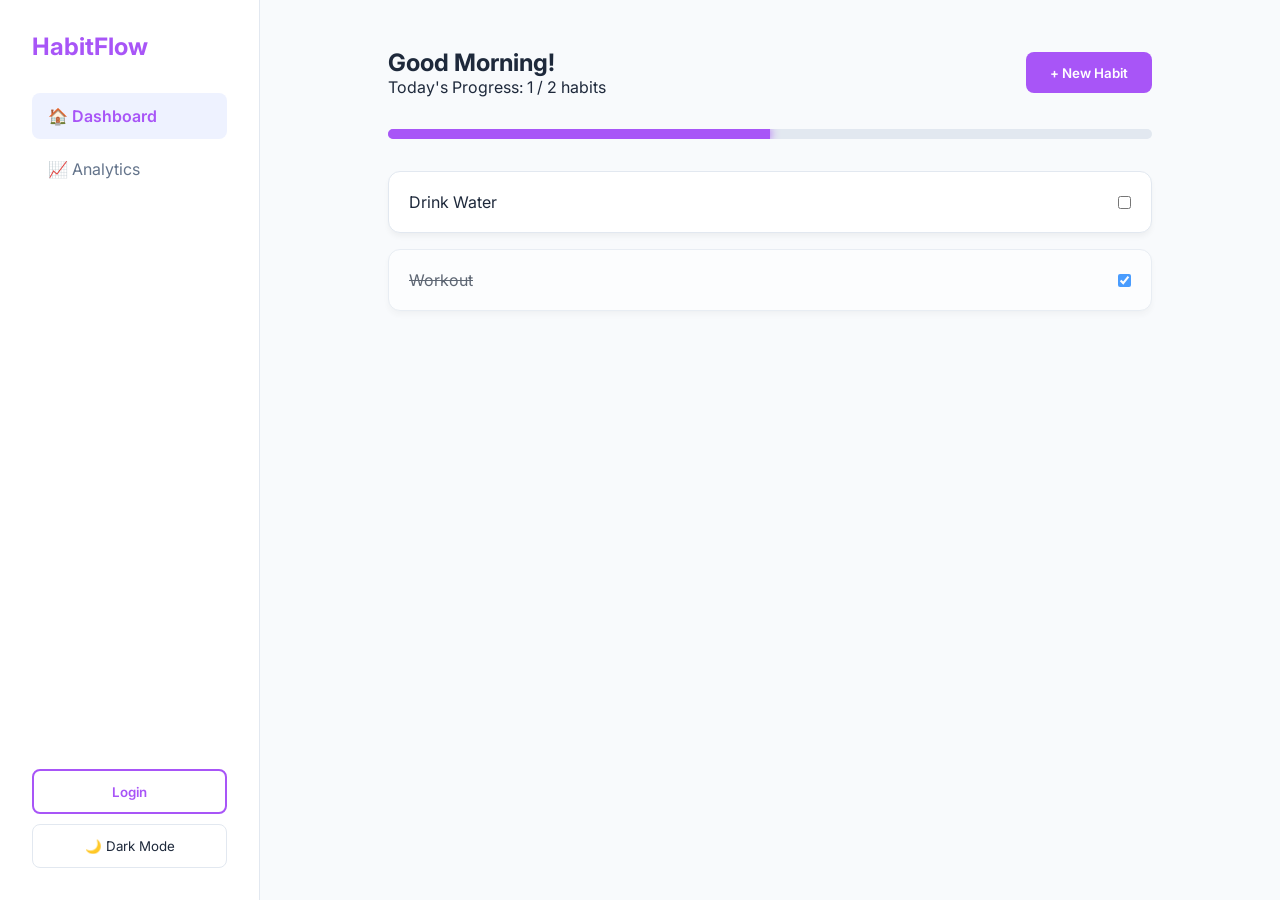
<file: src/main/resources/static/index.html>
<!DOCTYPE html>
<html lang="en">
<head>
    <meta charset="UTF-8">
    <meta name="viewport" content="width=device-width, initial-scale=1.0">
    <title>HabitFlow | Purple Edition</title>
    <link rel="stylesheet" href="style.css">
    <link href="https://fonts.googleapis.com/css2?family=Inter:wght@400;600;700&display=swap" rel="stylesheet">
</head>
<body>
    <div class="app-container">
        <nav class="sidebar">
            <div class="sidebar-top">
                <h1 class="logo">HabitFlow</h1>
                <ul class="nav-links">
                    <li class="nav-item active" data-target="dashboard"><span>🏠</span> Dashboard</li>
                    <li class="nav-item" data-target="analytics"><span>📈</span> Analytics</li>
                </ul>
            </div>
            
            <div class="sidebar-footer">
                <button id="login-btn" class="btn-outline">Login</button>
                <button id="theme-toggle" class="btn-secondary">🌙 Dark Mode</button>
            </div>
        </nav>

        <main class="content">
            <section id="dashboard" class="view active">
                <div class="view-header">
                    <div>
                        <h2>Good Morning!</h2>
                        <p id="progress-text" class="text-muted">Loading your progress...</p>
                    </div>
                    <button class="btn-primary" id="open-modal">+ New Habit</button>
                </div>

                <div class="progress-wrapper">
                    <div class="progress-bar">
                        <div id="progress-fill" class="progress-fill"></div>
                    </div>
                </div>

                <div id="habit-list" class="habit-list">
                    </div>
            </section>

            <section id="analytics" class="view">
                <h2>Performance Insights</h2>
                <div class="stats-grid">
                    <div class="stat-card">
                        <h3>Weekly Activity</h3>
                        <div class="bar-chart" id="weekly-chart"></div>
                    </div>
                    <div class="stat-card">
                        <h3>Consistency Heatmap</h3>
                        <div class="heatmap" id="heatmap"></div>
                    </div>
                </div>
            </section>
        </main>

        <nav class="bottom-nav">
            <div class="nav-item active" data-target="dashboard">🏠</div>
            <div class="nav-item" data-target="analytics">📈</div>
            <div id="mobile-add" class="nav-add">+</div>
        </nav>

        <div id="modal-overlay" class="modal-overlay">
            <div class="modal">
                <h3>Create New Habit</h3>
                <input type="text" id="habit-input" placeholder="E.g., Read 20 mins" autofocus>
                <div class="modal-buttons">
                    <button class="btn-secondary" id="close-modal">Cancel</button>
                    <button class="btn-primary" id="save-habit">Create Habit</button>
                </div>
            </div>
        </div>
    </div>

    <script src="script.js"></script>
</body>
</html>
</file>
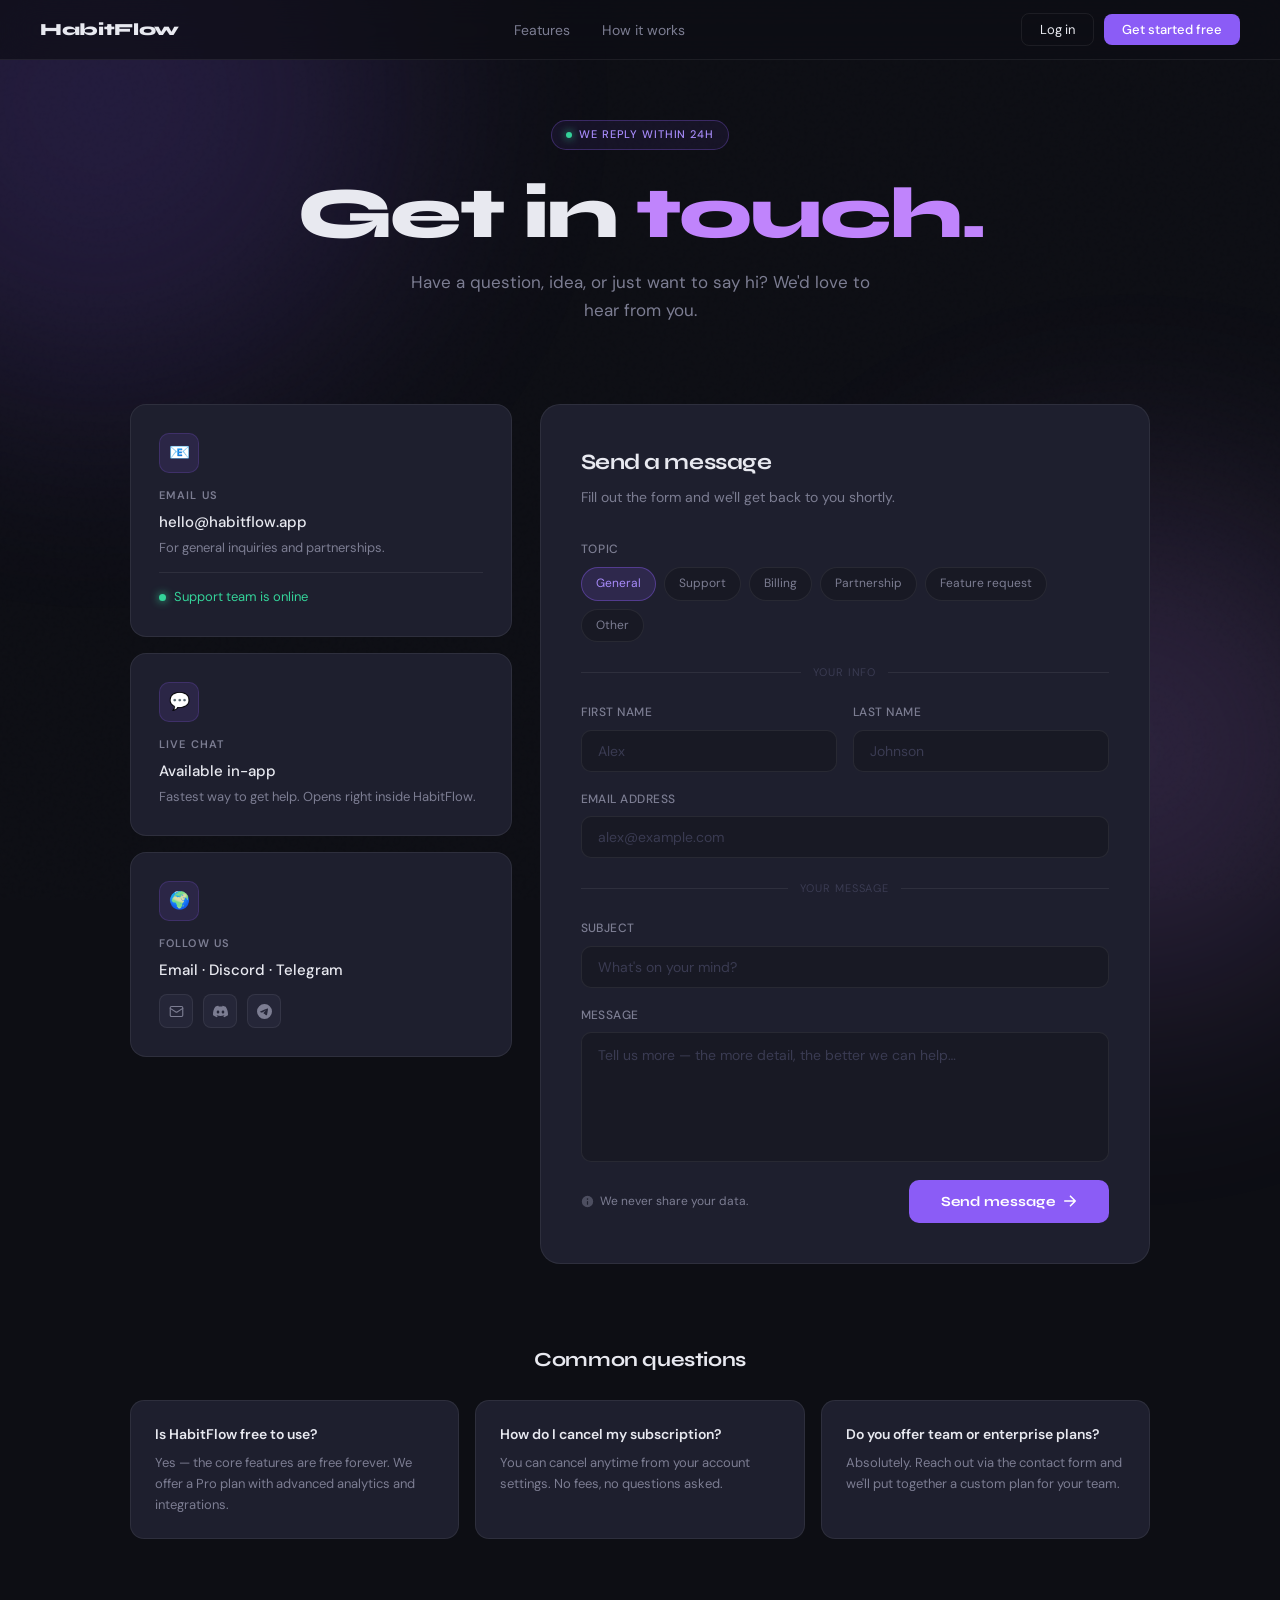
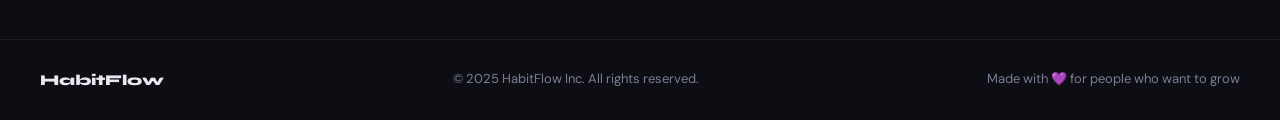
<file: src/main/resources/static/landing/contact.html>
<!DOCTYPE html>
<html lang="en">
<head>
<meta charset="UTF-8">
<meta name="viewport" content="width=device-width, initial-scale=1.0">
<title>HabitFlow — Contact</title>
<link rel="preconnect" href="https://fonts.googleapis.com">
<link href="https://fonts.googleapis.com/css2?family=Syne:wght@400;600;700;800&family=DM+Sans:ital,wght@0,300;0,400;0,500;1,300&display=swap" rel="stylesheet">
<style>
  :root {
    --bg: #0d0e14;
    --bg2: #12131c;
    --bg3: #181924;
    --surface: #1e1f2e;
    --surface2: #252638;
    --border: rgba(255,255,255,0.07);
    --purple: #8b5cf6;
    --purple-light: #a78bfa;
    --purple-glow: rgba(139,92,246,0.25);
    --accent: #c084fc;
    --green: #34d399;
    --text: #e8e9f0;
    --muted: #7c7d92;
    --faint: #3a3b52;
  }

  *, *::before, *::after { box-sizing: border-box; margin: 0; padding: 0; }

  html { scroll-behavior: smooth; }

  body {
    background: var(--bg);
    color: var(--text);
    font-family: 'DM Sans', sans-serif;
    font-size: 15px;
    line-height: 1.6;
    min-height: 100vh;
    overflow-x: hidden;
  }

  /* ── NOISE OVERLAY ── */
  body::before {
    content: '';
    position: fixed;
    inset: 0;
    background-image: url("data:image/svg+xml,%3Csvg viewBox='0 0 256 256' xmlns='http://www.w3.org/2000/svg'%3E%3Cfilter id='noise'%3E%3CfeTurbulence type='fractalNoise' baseFrequency='0.9' numOctaves='4' stitchTiles='stitch'/%3E%3C/filter%3E%3Crect width='100%25' height='100%25' filter='url(%23noise)' opacity='0.04'/%3E%3C/svg%3E");
    pointer-events: none;
    z-index: 0;
    opacity: 0.4;
  }

  /* ── AMBIENT BLOBS ── */
  .blob {
    position: fixed;
    border-radius: 50%;
    filter: blur(120px);
    pointer-events: none;
    z-index: 0;
    opacity: 0.18;
    animation: drift 14s ease-in-out infinite alternate;
  }
  .blob-1 {
    width: 600px; height: 600px;
    background: var(--purple);
    top: -200px; left: -200px;
  }
  .blob-2 {
    width: 500px; height: 500px;
    background: var(--accent);
    bottom: -100px; right: -100px;
    animation-delay: -7s;
  }
  @keyframes drift {
    from { transform: translate(0,0) scale(1); }
    to   { transform: translate(40px,30px) scale(1.08); }
  }

  /* ── NAV ── */
  nav {
    position: fixed; top: 0; left: 0; right: 0;
    z-index: 100;
    display: flex; align-items: center; justify-content: space-between;
    padding: 0 40px;
    height: 60px;
    background: rgba(13,14,20,0.7);
    backdrop-filter: blur(20px);
    border-bottom: 1px solid var(--border);
  }

  .nav-logo {
    font-family: 'Syne', sans-serif;
    font-weight: 800;
    font-size: 17px;
    color: var(--text);
    text-decoration: none;
    letter-spacing: -0.02em;
  }

  .nav-links {
    display: flex; gap: 32px; list-style: none;
  }
  .nav-links a {
    color: var(--muted);
    text-decoration: none;
    font-size: 14px;
    transition: color 0.2s;
  }
  .nav-links a:hover { color: var(--text); }

  .nav-actions { display: flex; gap: 10px; align-items: center; }

  .btn-ghost {
    padding: 7px 18px;
    border: 1px solid var(--border);
    background: transparent;
    color: var(--text);
    border-radius: 8px;
    font-family: inherit;
    font-size: 13px;
    cursor: pointer;
    transition: border-color 0.2s, background 0.2s;
  }
  .btn-ghost:hover { border-color: var(--faint); background: var(--surface); }

  .btn-primary {
    padding: 7px 18px;
    border: none;
    background: var(--purple);
    color: #fff;
    border-radius: 8px;
    font-family: inherit;
    font-size: 13px;
    font-weight: 500;
    cursor: pointer;
    transition: background 0.2s, box-shadow 0.2s;
  }
  .btn-primary:hover {
    background: var(--purple-light);
    box-shadow: 0 0 20px var(--purple-glow);
  }

  /* ── LAYOUT ── */
  main {
    position: relative;
    z-index: 1;
    padding-top: 120px;
    padding-bottom: 100px;
  }

  .container {
    max-width: 1100px;
    margin: 0 auto;
    padding: 0 40px;
  }

  /* ── HEADER ── */
  .page-header {
    text-align: center;
    margin-bottom: 80px;
    animation: fadeUp 0.7s ease both;
  }

  .badge {
    display: inline-flex; align-items: center; gap: 7px;
    padding: 5px 14px;
    border: 1px solid rgba(139,92,246,0.3);
    background: rgba(139,92,246,0.08);
    border-radius: 100px;
    font-size: 11px;
    font-weight: 500;
    letter-spacing: 0.08em;
    text-transform: uppercase;
    color: var(--purple-light);
    margin-bottom: 28px;
  }
  .badge-dot {
    width: 6px; height: 6px;
    border-radius: 50%;
    background: var(--green);
    box-shadow: 0 0 8px var(--green);
    animation: pulse 2s ease infinite;
  }
  @keyframes pulse {
    0%,100% { opacity: 1; }
    50%      { opacity: 0.4; }
  }

  .page-title {
    font-family: 'Syne', sans-serif;
    font-weight: 800;
    font-size: clamp(42px, 6vw, 72px);
    line-height: 1.0;
    letter-spacing: -0.03em;
    color: var(--text);
    margin-bottom: 18px;
  }
  .page-title .highlight {
    color: var(--accent);
  }

  .page-subtitle {
    color: var(--muted);
    font-size: 17px;
    max-width: 480px;
    margin: 0 auto;
    line-height: 1.65;
  }

  /* ── GRID ── */
  .contact-grid {
    display: grid;
    grid-template-columns: 1fr 1.6fr;
    gap: 28px;
    align-items: start;
    animation: fadeUp 0.7s 0.15s ease both;
  }

  /* ── SIDEBAR ── */
  .sidebar { display: flex; flex-direction: column; gap: 16px; }

  .info-card {
    background: var(--surface);
    border: 1px solid var(--border);
    border-radius: 16px;
    padding: 28px;
    transition: border-color 0.25s;
  }
  .info-card:hover { border-color: rgba(139,92,246,0.25); }

  .info-card-icon {
    width: 40px; height: 40px;
    background: rgba(139,92,246,0.12);
    border: 1px solid rgba(139,92,246,0.2);
    border-radius: 10px;
    display: flex; align-items: center; justify-content: center;
    font-size: 17px;
    margin-bottom: 14px;
  }

  .info-card-label {
    font-size: 11px;
    font-weight: 600;
    text-transform: uppercase;
    letter-spacing: 0.1em;
    color: var(--muted);
    margin-bottom: 6px;
  }

  .info-card-value {
    font-size: 15px;
    color: var(--text);
    font-weight: 500;
  }

  .info-card-desc {
    font-size: 13px;
    color: var(--muted);
    margin-top: 4px;
    line-height: 1.5;
  }

  /* ── STATUS ROW ── */
  .status-row {
    display: flex; align-items: center; gap: 8px;
    font-size: 13px; color: var(--green);
    margin-top: 14px;
    padding-top: 14px;
    border-top: 1px solid var(--border);
  }
  .status-dot {
    width: 7px; height: 7px;
    border-radius: 50%;
    background: var(--green);
    box-shadow: 0 0 8px var(--green);
    animation: pulse 2s infinite;
  }

  /* ── SOCIAL LINKS ── */
  .social-row {
    display: flex; gap: 10px; margin-top: 4px;
  }
  .social-link {
    width: 34px; height: 34px;
    background: var(--surface2);
    border: 1px solid var(--border);
    border-radius: 8px;
    display: flex; align-items: center; justify-content: center;
    font-size: 14px;
    text-decoration: none;
    color: var(--muted);
    transition: background 0.2s, color 0.2s, border-color 0.2s;
  }
  .social-link:hover {
    background: rgba(139,92,246,0.15);
    border-color: rgba(139,92,246,0.3);
    color: var(--purple-light);
  }

  /* ── FORM CARD ── */
  .form-card {
    background: var(--surface);
    border: 1px solid var(--border);
    border-radius: 20px;
    padding: 40px;
  }

  .form-heading {
    font-family: 'Syne', sans-serif;
    font-weight: 700;
    font-size: 22px;
    margin-bottom: 6px;
    letter-spacing: -0.02em;
  }
  .form-subheading {
    font-size: 14px;
    color: var(--muted);
    margin-bottom: 32px;
  }

  .form-row {
    display: grid;
    grid-template-columns: 1fr 1fr;
    gap: 16px;
  }

  .field {
    display: flex;
    flex-direction: column;
    gap: 7px;
    margin-bottom: 18px;
  }

  label {
    font-size: 12px;
    font-weight: 500;
    letter-spacing: 0.04em;
    color: var(--muted);
    text-transform: uppercase;
  }

  input, textarea, select {
    background: var(--bg3);
    border: 1px solid var(--border);
    border-radius: 10px;
    padding: 11px 16px;
    color: var(--text);
    font-family: 'DM Sans', sans-serif;
    font-size: 14px;
    outline: none;
    transition: border-color 0.2s, box-shadow 0.2s, background 0.2s;
    width: 100%;
    resize: none;
  }

  input::placeholder, textarea::placeholder { color: var(--faint); }
  select { appearance: none; cursor: pointer; }
  select option { background: var(--bg2); }

  input:focus, textarea:focus, select:focus {
    border-color: rgba(139,92,246,0.5);
    box-shadow: 0 0 0 3px rgba(139,92,246,0.08);
    background: var(--bg2);
  }

  textarea { min-height: 130px; line-height: 1.6; }

  /* ── TOPIC CHIPS ── */
  .chips {
    display: flex; flex-wrap: wrap; gap: 8px; margin-bottom: 18px;
  }
  .chip {
    padding: 6px 14px;
    background: var(--bg3);
    border: 1px solid var(--border);
    border-radius: 100px;
    font-size: 12px;
    color: var(--muted);
    cursor: pointer;
    transition: all 0.2s;
    user-select: none;
  }
  .chip:hover { border-color: var(--faint); color: var(--text); }
  .chip.active {
    background: rgba(139,92,246,0.15);
    border-color: rgba(139,92,246,0.4);
    color: var(--purple-light);
  }

  /* ── SUBMIT AREA ── */
  .submit-row {
    display: flex; align-items: center; justify-content: space-between;
    gap: 16px; margin-top: 6px;
  }
  .submit-note {
    font-size: 12px;
    color: var(--muted);
    display: flex; align-items: center; gap: 6px;
  }
  .submit-note svg { flex-shrink: 0; }

  .btn-submit {
    padding: 13px 32px;
    background: var(--purple);
    border: none;
    border-radius: 10px;
    color: #fff;
    font-family: 'Syne', sans-serif;
    font-size: 14px;
    font-weight: 700;
    letter-spacing: 0.02em;
    cursor: pointer;
    transition: background 0.2s, box-shadow 0.2s, transform 0.15s;
    display: flex; align-items: center; gap: 8px;
    white-space: nowrap;
  }
  .btn-submit:hover {
    background: var(--purple-light);
    box-shadow: 0 4px 28px var(--purple-glow);
    transform: translateY(-1px);
  }
  .btn-submit:active { transform: translateY(0); }

  /* ── SUCCESS STATE ── */
  .success-state {
    display: none;
    flex-direction: column;
    align-items: center;
    justify-content: center;
    text-align: center;
    padding: 60px 40px;
    gap: 16px;
    min-height: 400px;
  }
  .success-icon {
    width: 64px; height: 64px;
    background: rgba(52,211,153,0.12);
    border: 1px solid rgba(52,211,153,0.3);
    border-radius: 50%;
    display: flex; align-items: center; justify-content: center;
    font-size: 26px;
    animation: popIn 0.5s cubic-bezier(0.34,1.56,0.64,1) both;
  }
  @keyframes popIn {
    from { transform: scale(0.5); opacity: 0; }
    to   { transform: scale(1); opacity: 1; }
  }
  .success-title {
    font-family: 'Syne', sans-serif;
    font-weight: 700;
    font-size: 22px;
    letter-spacing: -0.02em;
  }
  .success-text { font-size: 14px; color: var(--muted); max-width: 300px; }

  /* ── DIVIDER ── */
  .divider-row {
    display: flex; align-items: center; gap: 12px;
    margin: 22px 0;
  }
  .divider-line { flex: 1; height: 1px; background: var(--border); }
  .divider-text { font-size: 11px; color: var(--faint); text-transform: uppercase; letter-spacing: 0.08em; }

  /* ── FAQ STRIP ── */
  .faq-strip {
    margin-top: 80px;
    animation: fadeUp 0.7s 0.3s ease both;
  }
  .faq-strip-title {
    font-family: 'Syne', sans-serif;
    font-weight: 700;
    font-size: 20px;
    margin-bottom: 24px;
    letter-spacing: -0.02em;
    text-align: center;
  }
  .faq-grid {
    display: grid;
    grid-template-columns: repeat(3, 1fr);
    gap: 16px;
  }
  .faq-item {
    background: var(--surface);
    border: 1px solid var(--border);
    border-radius: 14px;
    padding: 22px 24px;
    transition: border-color 0.2s;
  }
  .faq-item:hover { border-color: rgba(139,92,246,0.2); }
  .faq-q {
    font-size: 14px;
    font-weight: 600;
    color: var(--text);
    margin-bottom: 8px;
  }
  .faq-a {
    font-size: 13px;
    color: var(--muted);
    line-height: 1.6;
  }

  /* ── FOOTER ── */
  footer {
    position: relative; z-index: 1;
    border-top: 1px solid var(--border);
    padding: 28px 40px;
    display: flex; align-items: center; justify-content: space-between;
    font-size: 13px; color: var(--muted);
  }
  .footer-logo {
    font-family: 'Syne', sans-serif;
    font-weight: 800;
    font-size: 15px;
    color: var(--text);
  }

  /* ── ANIMATIONS ── */
  @keyframes fadeUp {
    from { opacity: 0; transform: translateY(24px); }
    to   { opacity: 1; transform: translateY(0); }
  }

  /* ── RESPONSIVE ── */
  @media (max-width: 768px) {
    nav { padding: 0 20px; }
    .container { padding: 0 20px; }
    .contact-grid { grid-template-columns: 1fr; }
    .form-row { grid-template-columns: 1fr; }
    .faq-grid { grid-template-columns: 1fr; }
    footer { flex-direction: column; gap: 10px; text-align: center; }
    .submit-row { flex-direction: column; align-items: stretch; }
    .btn-submit { justify-content: center; }
    .page-title { font-size: 38px; }
  }
</style>
</head>
<body>

<div class="blob blob-1"></div>
<div class="blob blob-2"></div>

<!-- NAV -->
<nav>
  <a class="nav-logo" href="#">HabitFlow</a>
  <ul class="nav-links">
    <li><a href="#">Features</a></li>
    <li><a href="#">How it works</a></li>
  </ul>
  <div class="nav-actions">
    <button class="btn-ghost">Log in</button>
    <button class="btn-primary">Get started free</button>
  </div>
</nav>

<!-- MAIN -->
<main>
  <div class="container">

    <!-- PAGE HEADER -->
    <div class="page-header">
      <div class="badge"><span class="badge-dot"></span>We reply within 24h</div>
      <h1 class="page-title">Get in <span class="highlight">touch.</span></h1>
      <p class="page-subtitle">Have a question, idea, or just want to say hi? We'd love to hear from you.</p>
    </div>

    <!-- CONTACT GRID -->
    <div class="contact-grid">

      <!-- SIDEBAR -->
      <aside class="sidebar">

        <div class="info-card">
          <div class="info-card-icon">📧</div>
          <div class="info-card-label">Email us</div>
          <div class="info-card-value">hello@habitflow.app</div>
          <div class="info-card-desc">For general inquiries and partnerships.</div>
          <div class="status-row">
            <span class="status-dot"></span>
            Support team is online
          </div>
        </div>

        <div class="info-card">
          <div class="info-card-icon">💬</div>
          <div class="info-card-label">Live chat</div>
          <div class="info-card-value">Available in-app</div>
          <div class="info-card-desc">Fastest way to get help. Opens right inside HabitFlow.</div>
        </div>

        <div class="info-card">
          <div class="info-card-icon">🌍</div>
          <div class="info-card-label">Follow us</div>
          <div class="info-card-value">Email · Discord · Telegram</div>
          <div class="social-row" style="margin-top:12px">
            <a class="social-link" href="mailto:hello@habitflow.app" title="Email">
              <svg width="15" height="15" viewBox="0 0 24 24" fill="none" stroke="currentColor" stroke-width="1.8" stroke-linecap="round" stroke-linejoin="round"><rect x="2" y="4" width="20" height="16" rx="2"/><path d="m22 7-8.97 5.7a1.94 1.94 0 0 1-2.06 0L2 7"/></svg>
            </a>
            <a class="social-link" href="#" title="Discord">
              <svg width="15" height="15" viewBox="0 0 24 24" fill="currentColor"><path d="M20.317 4.37a19.791 19.791 0 0 0-4.885-1.515.074.074 0 0 0-.079.037c-.21.375-.444.864-.608 1.25a18.27 18.27 0 0 0-5.487 0 12.64 12.64 0 0 0-.617-1.25.077.077 0 0 0-.079-.037A19.736 19.736 0 0 0 3.677 4.37a.07.07 0 0 0-.032.027C.533 9.046-.32 13.58.099 18.057a.082.082 0 0 0 .031.057 19.9 19.9 0 0 0 5.993 3.03.078.078 0 0 0 .084-.028 14.09 14.09 0 0 0 1.226-1.994.076.076 0 0 0-.041-.106 13.107 13.107 0 0 1-1.872-.892.077.077 0 0 1-.008-.128 10.2 10.2 0 0 0 .372-.292.074.074 0 0 1 .077-.01c3.928 1.793 8.18 1.793 12.062 0a.074.074 0 0 1 .078.01c.12.098.246.198.373.292a.077.077 0 0 1-.006.127 12.299 12.299 0 0 1-1.873.892.077.077 0 0 0-.041.107c.36.698.772 1.362 1.225 1.993a.076.076 0 0 0 .084.028 19.839 19.839 0 0 0 6.002-3.03.077.077 0 0 0 .032-.054c.5-5.177-.838-9.674-3.549-13.66a.061.061 0 0 0-.031-.03zM8.02 15.33c-1.183 0-2.157-1.085-2.157-2.419 0-1.333.956-2.419 2.157-2.419 1.21 0 2.176 1.096 2.157 2.42 0 1.333-.956 2.418-2.157 2.418zm7.975 0c-1.183 0-2.157-1.085-2.157-2.419 0-1.333.955-2.419 2.157-2.419 1.21 0 2.176 1.096 2.157 2.42 0 1.333-.946 2.418-2.157 2.418z"/></svg>
            </a>
            <a class="social-link" href="#" title="Telegram">
              <svg width="15" height="15" viewBox="0 0 24 24" fill="currentColor"><path d="M11.944 0A12 12 0 0 0 0 12a12 12 0 0 0 12 12 12 12 0 0 0 12-12A12 12 0 0 0 12 0a12 12 0 0 0-.056 0zm4.962 7.224c.1-.002.321.023.465.14a.506.506 0 0 1 .171.325c.016.093.036.306.02.472-.18 1.898-.962 6.502-1.36 8.627-.168.9-.499 1.201-.82 1.23-.696.065-1.225-.46-1.9-.902-1.056-.693-1.653-1.124-2.678-1.8-1.185-.78-.417-1.21.258-1.91.177-.184 3.247-2.977 3.307-3.23.007-.032.014-.15-.056-.212s-.174-.041-.249-.024c-.106.024-1.793 1.14-5.061 3.345-.48.33-.913.49-1.302.48-.428-.008-1.252-.241-1.865-.44-.752-.245-1.349-.374-1.297-.789.027-.216.325-.437.893-.663 3.498-1.524 5.83-2.529 6.998-3.014 3.332-1.386 4.025-1.627 4.476-1.635z"/></svg>
            </a>
          </div>
        </div>

      </aside>

      <!-- FORM CARD -->
      <div class="form-card" id="formCard">

        <div id="formContent">
          <div class="form-heading">Send a message</div>
          <div class="form-subheading">Fill out the form and we'll get back to you shortly.</div>

          <!-- TOPIC CHIPS -->
          <div style="margin-bottom:8px; font-size:12px; color:var(--muted); text-transform:uppercase; letter-spacing:0.06em; font-weight:500;">Topic</div>
          <div class="chips" id="chips">
            <span class="chip active" onclick="selectChip(this)">General</span>
            <span class="chip" onclick="selectChip(this)">Support</span>
            <span class="chip" onclick="selectChip(this)">Billing</span>
            <span class="chip" onclick="selectChip(this)">Partnership</span>
            <span class="chip" onclick="selectChip(this)">Feature request</span>
            <span class="chip" onclick="selectChip(this)">Other</span>
          </div>

          <div class="divider-row">
            <div class="divider-line"></div>
            <div class="divider-text">Your info</div>
            <div class="divider-line"></div>
          </div>

          <div class="form-row">
            <div class="field">
              <label for="firstName">First name</label>
              <input id="firstName" type="text" placeholder="Alex">
            </div>
            <div class="field">
              <label for="lastName">Last name</label>
              <input id="lastName" type="text" placeholder="Johnson">
            </div>
          </div>

          <div class="field">
            <label for="email">Email address</label>
            <input id="email" type="email" placeholder="alex@example.com">
          </div>

          <div class="divider-row">
            <div class="divider-line"></div>
            <div class="divider-text">Your message</div>
            <div class="divider-line"></div>
          </div>

          <div class="field">
            <label for="subject">Subject</label>
            <input id="subject" type="text" placeholder="What's on your mind?">
          </div>

          <div class="field">
            <label for="message">Message</label>
            <textarea id="message" placeholder="Tell us more — the more detail, the better we can help…"></textarea>
          </div>

          <div class="submit-row">
            <div class="submit-note">
              <svg width="13" height="13" viewBox="0 0 16 16" fill="none">
                <path d="M8 1a7 7 0 100 14A7 7 0 008 1zm0 3a1 1 0 110 2 1 1 0 010-2zm0 3.5a.75.75 0 01.75.75v3a.75.75 0 01-1.5 0v-3A.75.75 0 018 7.5z" fill="currentColor" opacity="0.5"/>
              </svg>
              We never share your data.
            </div>
            <button class="btn-submit" onclick="handleSubmit()">
              Send message
              <svg width="14" height="14" viewBox="0 0 16 16" fill="none">
                <path d="M2 8h12M8.5 2.5L14 8l-5.5 5.5" stroke="white" stroke-width="1.8" stroke-linecap="round" stroke-linejoin="round"/>
              </svg>
            </button>
          </div>
        </div>

        <!-- SUCCESS -->
        <div class="success-state" id="successState">
          <div class="success-icon">✓</div>
          <div class="success-title">Message sent!</div>
          <div class="success-text">Thanks for reaching out. We'll get back to you within one business day.</div>
          <button class="btn-ghost" onclick="resetForm()" style="margin-top:8px">Send another message</button>
        </div>

      </div>
    </div>

    <!-- FAQ STRIP -->
    <div class="faq-strip">
      <div class="faq-strip-title">Common questions</div>
      <div class="faq-grid">
        <div class="faq-item">
          <div class="faq-q">Is HabitFlow free to use?</div>
          <div class="faq-a">Yes — the core features are free forever. We offer a Pro plan with advanced analytics and integrations.</div>
        </div>
        <div class="faq-item">
          <div class="faq-q">How do I cancel my subscription?</div>
          <div class="faq-a">You can cancel anytime from your account settings. No fees, no questions asked.</div>
        </div>
        <div class="faq-item">
          <div class="faq-q">Do you offer team or enterprise plans?</div>
          <div class="faq-a">Absolutely. Reach out via the contact form and we'll put together a custom plan for your team.</div>
        </div>
      </div>
    </div>

  </div>
</main>

<!-- FOOTER -->
<footer>
  <span class="footer-logo">HabitFlow</span>
  <span>© 2025 HabitFlow Inc. All rights reserved.</span>
  <span>Made with 💜 for people who want to grow</span>
</footer>

<script>
  function selectChip(el) {
    document.querySelectorAll('.chip').forEach(c => c.classList.remove('active'));
    el.classList.add('active');
  }

  function handleSubmit() {
    const email = document.getElementById('email').value.trim();
    const message = document.getElementById('message').value.trim();
    if (!email || !message) {
      // Shake the empty fields
      [document.getElementById('email'), document.getElementById('message')].forEach(el => {
        if (!el.value.trim()) {
          el.style.borderColor = 'rgba(239,68,68,0.5)';
          el.style.animation = 'shake 0.35s ease';
          setTimeout(() => { el.style.animation = ''; el.style.borderColor = ''; }, 400);
        }
      });
      return;
    }
    document.getElementById('formContent').style.display = 'none';
    document.getElementById('successState').style.display = 'flex';
  }

  function resetForm() {
    document.getElementById('email').value = '';
    document.getElementById('message').value = '';
    document.getElementById('firstName').value = '';
    document.getElementById('lastName').value = '';
    document.getElementById('subject').value = '';
    selectChip(document.querySelector('.chip'));
    document.getElementById('formContent').style.display = 'block';
    document.getElementById('successState').style.display = 'none';
  }

  // Input focus glow
  document.querySelectorAll('input, textarea').forEach(el => {
    el.addEventListener('focus', () => el.parentElement.style.position = 'relative');
  });
</script>

<style>
  @keyframes shake {
    0%,100% { transform: translateX(0); }
    20%      { transform: translateX(-5px); }
    40%      { transform: translateX(5px); }
    60%      { transform: translateX(-4px); }
    80%      { transform: translateX(4px); }
  }
</style>
</body>
</html>
</file>
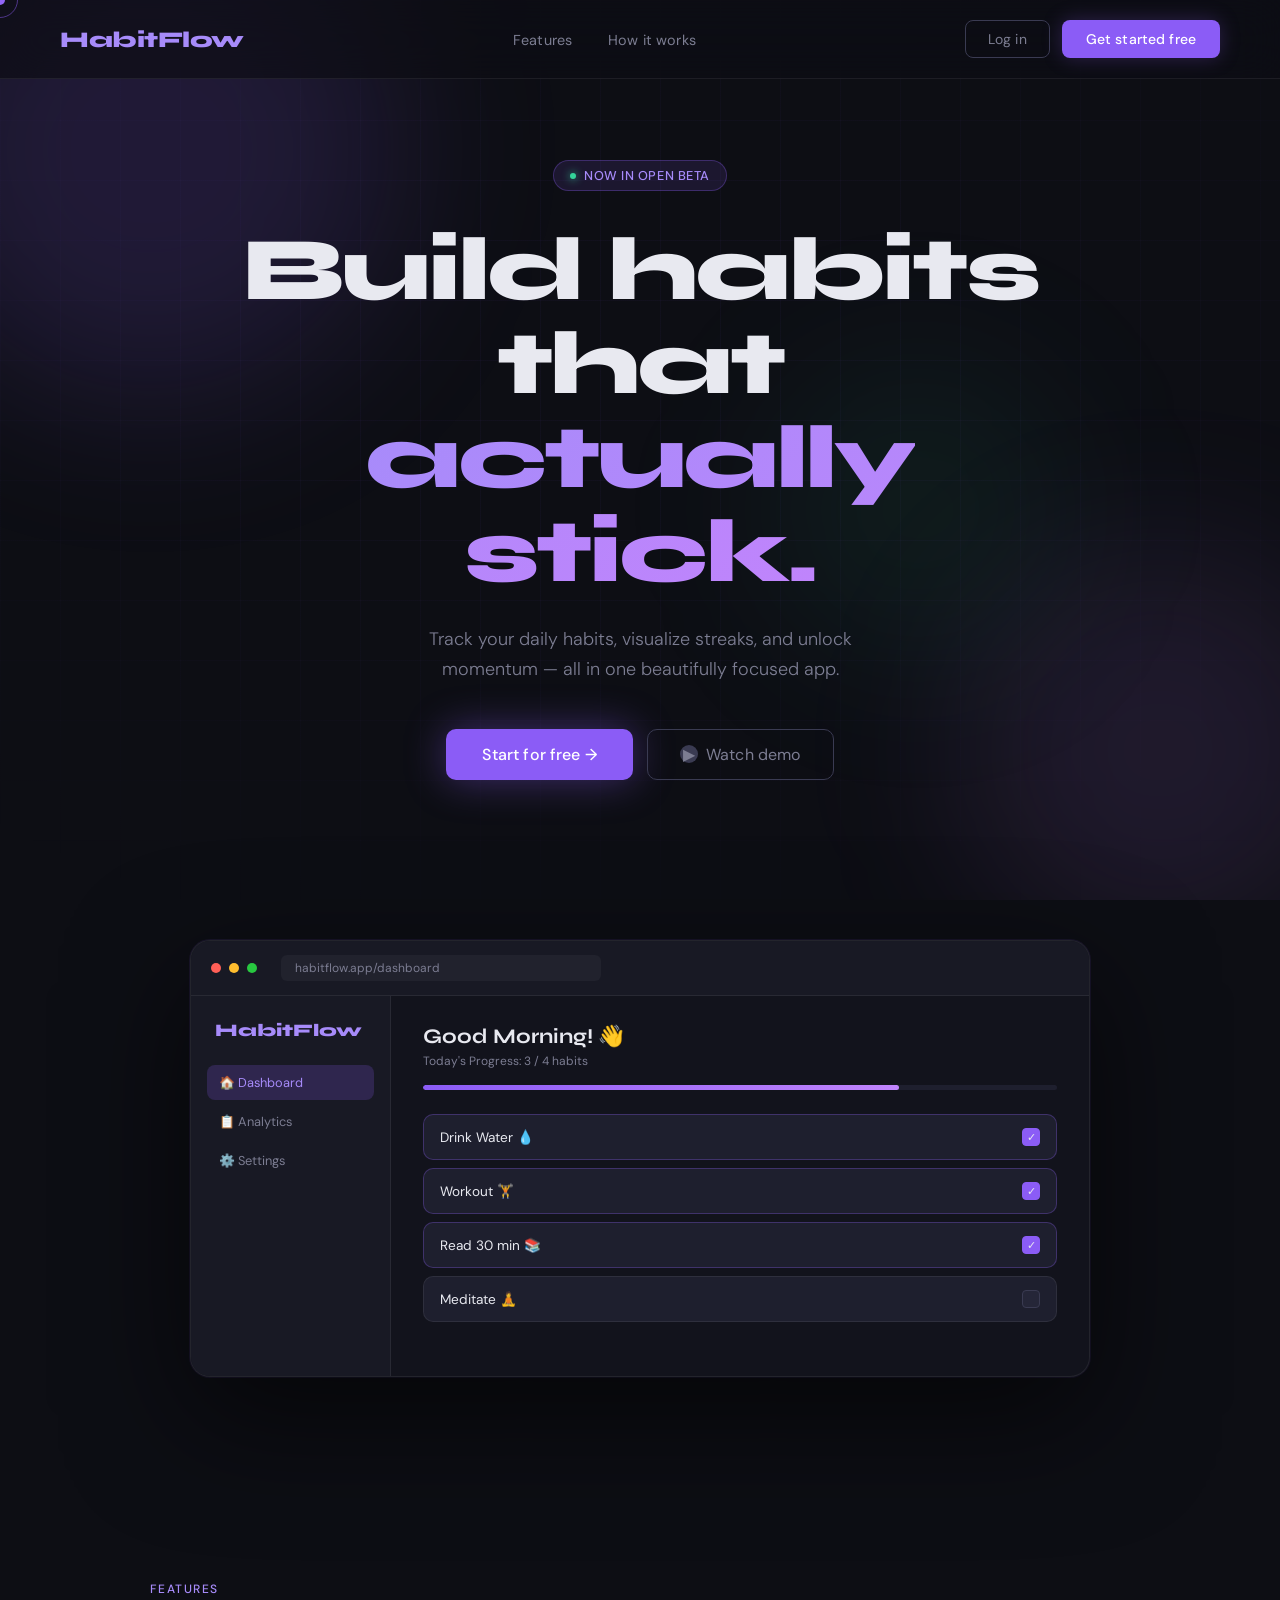
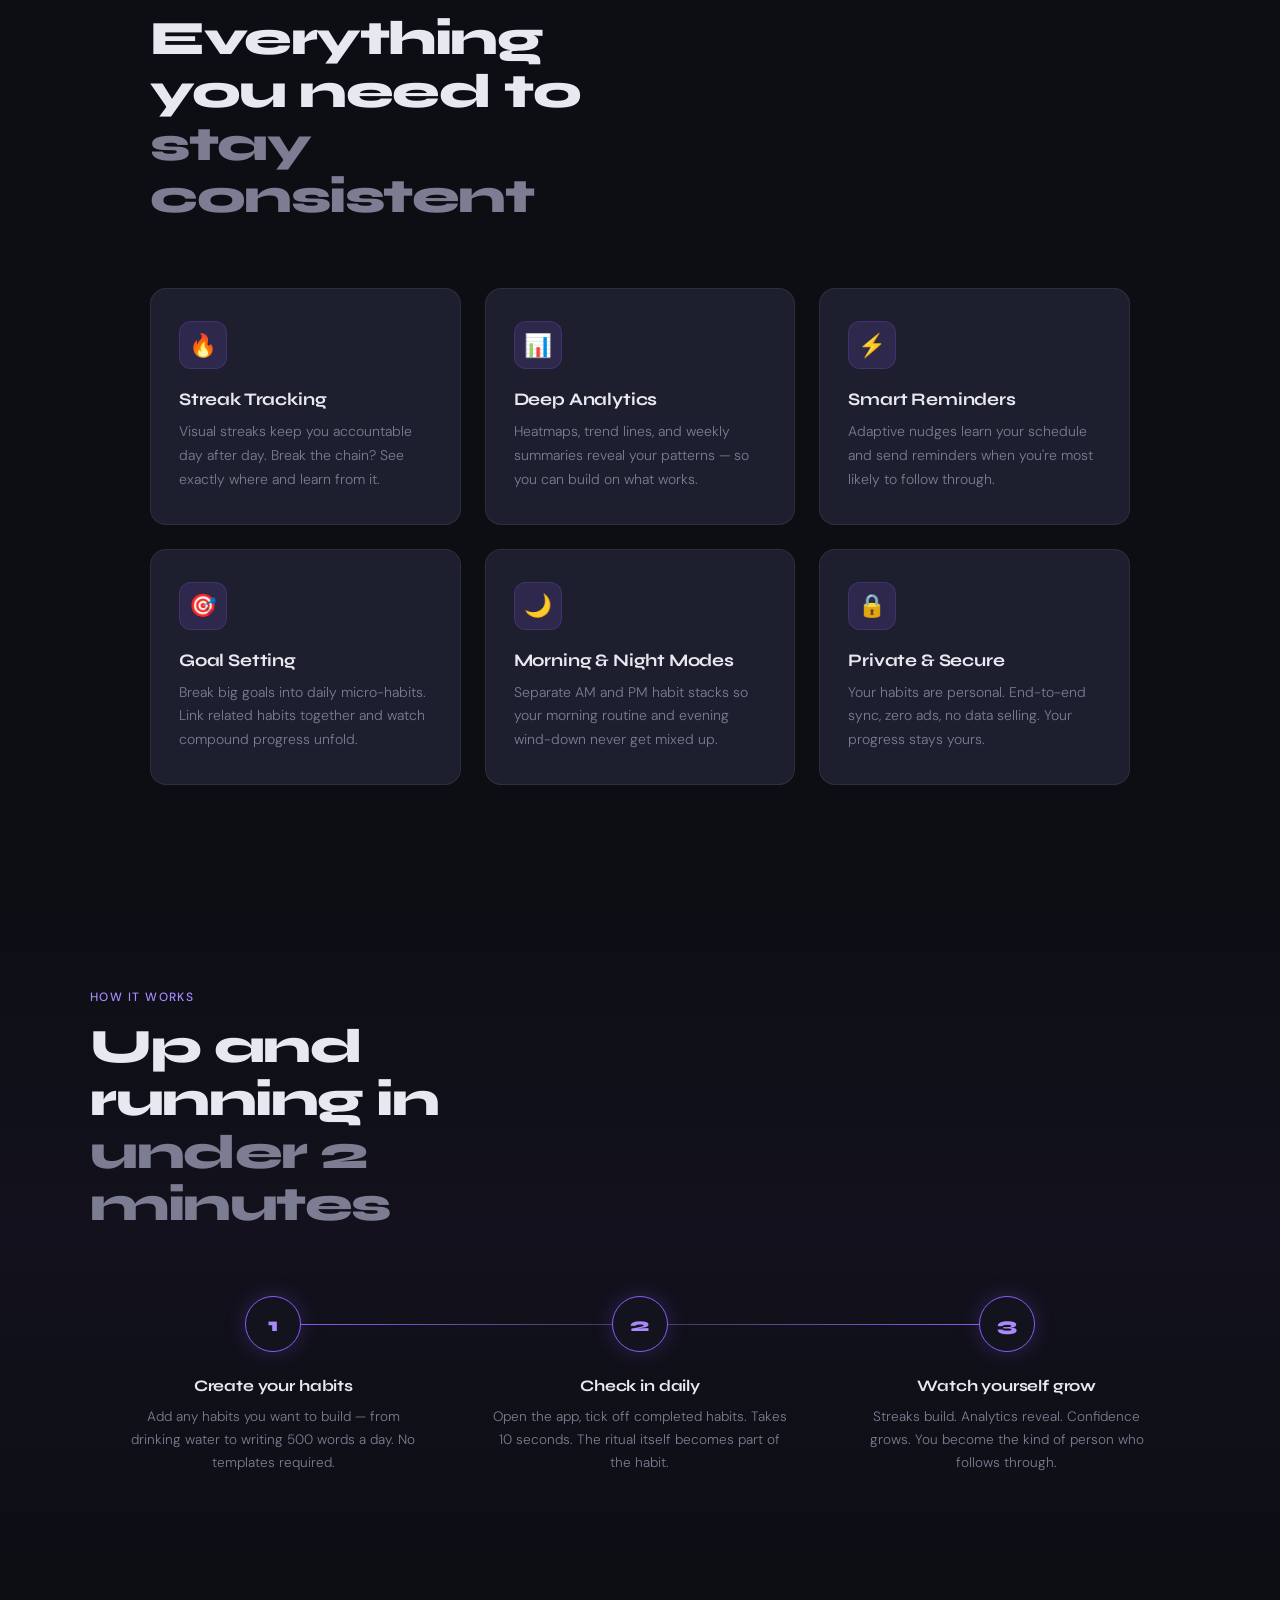
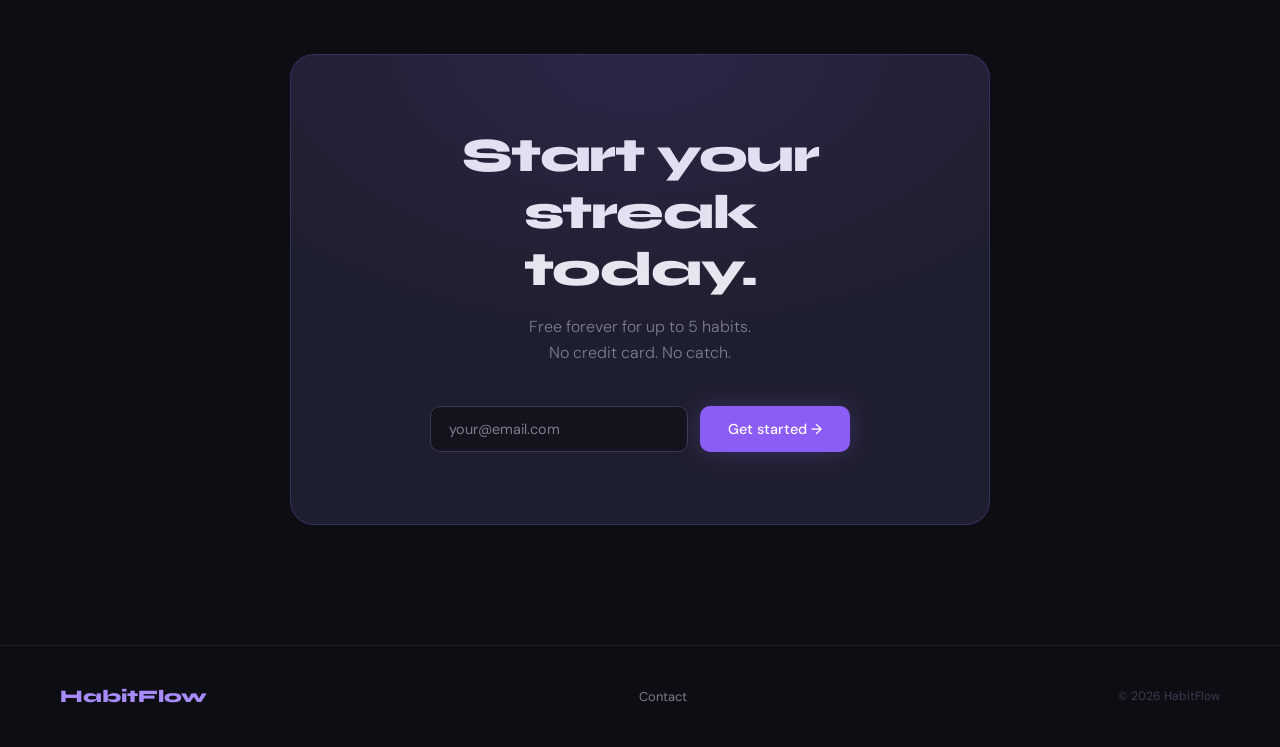
<file: src/main/resources/static/landing/landing.html>
<!DOCTYPE html>
<html lang="en">
<head>
<meta charset="UTF-8">
<meta name="viewport" content="width=device-width, initial-scale=1.0">
<title>HabitFlow — Build habits that stick</title>
<link rel="preconnect" href="https://fonts.googleapis.com">
<link rel="preconnect" href="https://fonts.gstatic.com" crossorigin>
<link href="https://fonts.googleapis.com/css2?family=Syne:wght@400;600;700;800&family=DM+Sans:ital,wght@0,300;0,400;0,500;1,300&display=swap" rel="stylesheet">
<style>
  *, *::before, *::after { box-sizing: border-box; margin: 0; padding: 0; }

  :root {
    --bg: #0d0e14;
    --bg2: #12131c;
    --bg3: #181924;
    --surface: #1e1f2e;
    --surface2: #252638;
    --border: rgba(255,255,255,0.07);
    --purple: #8b5cf6;
    --purple-light: #a78bfa;
    --purple-glow: rgba(139,92,246,0.25);
    --accent: #c084fc;
    --green: #34d399;
    --text: #e8e9f0;
    --muted: #7c7d92;
    --faint: #3a3b52;
  }

  html { scroll-behavior: smooth; }

  body {
    font-family: 'DM Sans', sans-serif;
    background: var(--bg);
    color: var(--text);
    overflow-x: hidden;
    cursor: none;
  }

  /* Custom cursor */
  .cursor {
    position: fixed;
    width: 10px; height: 10px;
    background: var(--purple);
    border-radius: 50%;
    pointer-events: none;
    z-index: 9999;
    transform: translate(-50%, -50%);
    transition: transform 0.1s, width 0.2s, height 0.2s, background 0.2s;
    mix-blend-mode: screen;
  }
  .cursor-ring {
    position: fixed;
    width: 36px; height: 36px;
    border: 1.5px solid rgba(139,92,246,0.5);
    border-radius: 50%;
    pointer-events: none;
    z-index: 9998;
    transform: translate(-50%, -50%);
    transition: transform 0.12s ease-out, width 0.2s, height 0.2s, border-color 0.2s;
  }
  body:hover .cursor { opacity: 1; }

  /* Nav */
  nav {
    position: fixed; top: 0; left: 0; right: 0; z-index: 100;
    display: flex; align-items: center; justify-content: space-between;
    padding: 20px 60px;
    background: rgba(13,14,20,0.7);
    backdrop-filter: blur(20px);
    border-bottom: 1px solid var(--border);
  }
  .nav-logo {
    font-family: 'Syne', sans-serif;
    font-weight: 800; font-size: 1.4rem;
    color: var(--purple-light);
    letter-spacing: -0.02em;
    text-decoration: none;
  }
  .nav-links { display: flex; gap: 36px; list-style: none; }
  .nav-links a {
    text-decoration: none; color: var(--muted);
    font-size: 0.9rem; font-weight: 400;
    transition: color 0.2s;
    letter-spacing: 0.01em;
  }
  .nav-links a:hover { color: var(--text); }
  .nav-cta {
    display: flex; align-items: center; gap: 12px;
  }
  .btn-ghost {
    background: none; border: 1px solid var(--faint);
    color: var(--muted); padding: 9px 22px;
    border-radius: 8px; font-family: 'DM Sans', sans-serif;
    font-size: 0.875rem; cursor: none;
    transition: border-color 0.2s, color 0.2s;
    letter-spacing: 0.01em;
  }
  .btn-ghost:hover { border-color: var(--purple); color: var(--text); }
  .btn-primary {
    background: var(--purple); border: none;
    color: #fff; padding: 10px 24px;
    border-radius: 8px; font-family: 'DM Sans', sans-serif;
    font-size: 0.875rem; font-weight: 500; cursor: none;
    transition: background 0.2s, transform 0.15s, box-shadow 0.2s;
    box-shadow: 0 0 20px var(--purple-glow);
    letter-spacing: 0.01em;
  }
  .btn-primary:hover {
    background: var(--purple-light);
    box-shadow: 0 0 32px rgba(139,92,246,0.45);
    transform: translateY(-1px);
  }

  /* Hero */
  .hero {
    min-height: 100vh;
    display: flex; flex-direction: column;
    align-items: center; justify-content: center;
    text-align: center;
    padding: 120px 40px 80px;
    position: relative;
    overflow: hidden;
  }

  /* bg grid */
  .hero::before {
    content: '';
    position: absolute; inset: 0;
    background-image:
      linear-gradient(rgba(139,92,246,0.04) 1px, transparent 1px),
      linear-gradient(90deg, rgba(139,92,246,0.04) 1px, transparent 1px);
    background-size: 60px 60px;
    mask-image: radial-gradient(ellipse 80% 70% at 50% 40%, black 30%, transparent 100%);
  }

  /* glow orbs */
  .orb {
    position: absolute; border-radius: 50%;
    filter: blur(80px); pointer-events: none;
    animation: drift 12s ease-in-out infinite alternate;
  }
  .orb1 { width: 500px; height: 500px; background: rgba(139,92,246,0.15); top: -100px; left: -100px; animation-delay: 0s; }
  .orb2 { width: 400px; height: 400px; background: rgba(192,132,252,0.1); bottom: -50px; right: -80px; animation-delay: -4s; }
  .orb3 { width: 300px; height: 300px; background: rgba(52,211,153,0.07); top: 40%; left: 60%; animation-delay: -8s; }

  @keyframes drift {
    0% { transform: translate(0, 0) scale(1); }
    100% { transform: translate(30px, -30px) scale(1.05); }
  }

  @keyframes fadeUp {
    from { opacity: 0; transform: translateY(24px); }
    to { opacity: 1; transform: translateY(0); }
  }

  .hero-badge {
    display: inline-flex; align-items: center; gap: 8px;
    background: rgba(139,92,246,0.12);
    border: 1px solid rgba(139,92,246,0.3);
    border-radius: 100px;
    padding: 6px 16px; margin-bottom: 32px;
    font-size: 0.8rem; font-weight: 500;
    color: var(--purple-light); letter-spacing: 0.04em;
    text-transform: uppercase;
    opacity: 0; animation: fadeUp 0.6s 0.2s ease both;
  }
  .hero-badge-dot {
    width: 6px; height: 6px; border-radius: 50%;
    background: var(--green);
    box-shadow: 0 0 8px var(--green);
    animation: pulse-dot 2s infinite;
  }
  @keyframes pulse-dot {
    0%, 100% { opacity: 1; transform: scale(1); }
    50% { opacity: 0.6; transform: scale(0.8); }
  }

  .hero-headline {
    font-family: 'Syne', sans-serif;
    font-size: clamp(3rem, 7vw, 6rem);
    font-weight: 800; line-height: 1.05;
    letter-spacing: -0.03em;
    max-width: 900px;
    position: relative; z-index: 1;
    opacity: 0; animation: fadeUp 0.7s 0.35s ease both;
  }
  .hero-headline em {
    font-style: normal;
    background: linear-gradient(135deg, var(--purple-light), var(--accent));
    -webkit-background-clip: text; -webkit-text-fill-color: transparent;
    background-clip: text;
  }

  .hero-sub {
    margin-top: 24px; max-width: 520px;
    font-size: 1.125rem; font-weight: 300; line-height: 1.7;
    color: var(--muted);
    opacity: 0; animation: fadeUp 0.7s 0.5s ease both;
    position: relative; z-index: 1;
  }

  .hero-actions {
    margin-top: 44px; display: flex; gap: 14px; align-items: center;
    opacity: 0; animation: fadeUp 0.7s 0.65s ease both;
    position: relative; z-index: 1;
  }
  .btn-big {
    padding: 15px 36px; font-size: 1rem; border-radius: 10px;
    background: var(--purple); color: #fff; border: none;
    font-family: 'DM Sans', sans-serif; font-weight: 500;
    cursor: none; letter-spacing: 0.01em;
    box-shadow: 0 0 40px rgba(139,92,246,0.4);
    transition: background 0.2s, transform 0.15s, box-shadow 0.2s;
  }
  .btn-big:hover {
    background: var(--purple-light);
    transform: translateY(-2px);
    box-shadow: 0 0 60px rgba(139,92,246,0.55);
  }
  .btn-big-ghost {
    padding: 14px 32px; font-size: 1rem; border-radius: 10px;
    background: none; color: var(--muted); border: 1px solid var(--faint);
    font-family: 'DM Sans', sans-serif; font-weight: 400;
    cursor: none; letter-spacing: 0.01em;
    transition: border-color 0.2s, color 0.2s;
    display: flex; align-items: center; gap: 8px;
  }
  .btn-big-ghost:hover { border-color: var(--faint); color: var(--text); }
  .play-icon {
    width: 18px; height: 18px; border-radius: 50%;
    background: var(--faint); display: inline-flex; align-items: center; justify-content: center;
  }



  /* Performance Insights */
  .insights-row {
    display: grid; grid-template-columns: 1fr 1fr;
    gap: 10px; margin-top: 4px;
  }
  .insights-card {
    background: var(--surface2); border-radius: 10px;
    border: 1px solid var(--border); padding: 12px 14px;
  }
  .insights-card-title {
    font-size: 0.75rem; font-weight: 600; margin-bottom: 12px;
    color: var(--text); letter-spacing: 0.01em;
  }

  /* Weekly bars */
  .weekly-bars {
    display: flex; align-items: flex-end; gap: 5px;
    height: 80px;
  }
  .wbar-wrap { flex: 1; height: 100%; display: flex; align-items: flex-end; }
  .wbar {
    width: 100%; height: var(--h);
    background: var(--purple); border-radius: 3px 3px 0 0;
    transition: height 0.7s cubic-bezier(0.16,1,0.3,1);
    box-shadow: 0 0 8px rgba(139,92,246,0.4);
  }

  /* Heatmap */
  .heatmap-grid {
    display: grid;
    grid-template-columns: repeat(7, 1fr);
    gap: 4px;
  }
  .hm-cell {
    aspect-ratio: 2/1;
    border-radius: 3px;
    background: var(--surface);
    border: 1px solid var(--border);
    transition: background 0.2s;
  }
  .hm-cell.on {
    background: var(--purple);
    border-color: var(--purple);
    box-shadow: 0 0 6px rgba(139,92,246,0.5);
  }

  /* Settings rows */
  .settings-row {
    display: flex; align-items: center; justify-content: space-between;
    background: var(--surface2); border-radius: 8px;
    padding: 11px 14px; margin-bottom: 8px;
    border: 1px solid var(--border);
  }
  .settings-label { display: flex; align-items: center; gap: 8px; font-size: 0.8rem; }
  .settings-toggle {
    width: 36px; height: 20px; border-radius: 10px;
    background: var(--faint); position: relative; cursor: pointer;
    transition: background 0.2s;
  }
  .settings-toggle.on { background: var(--purple); }
  .toggle-knob {
    position: absolute; top: 3px; left: 3px;
    width: 14px; height: 14px; border-radius: 50%;
    background: #fff; transition: transform 0.2s;
  }
  .settings-toggle.on .toggle-knob { transform: translateX(16px); }

  /* Page transition */
  .preview-page { animation: pageFade 0.25s ease; }
  @keyframes pageFade {
    from { opacity: 0; transform: translateX(8px); }
    to   { opacity: 1; transform: translateX(0); }
  }

  .preview-nav-item { cursor: pointer; }

  /* App preview */
  .preview-section {
    padding: 40px 60px 100px;
    display: flex; justify-content: center; align-items: center;
    position: relative; z-index: 1;
  }
  .app-preview {
    width: 100%; max-width: 900px;
    margin: 0 auto;
    background: var(--bg2);
    border: 1px solid var(--border);
    border-radius: 20px;
    overflow: hidden;
    box-shadow: 0 40px 120px rgba(0,0,0,0.6), 0 0 0 1px rgba(139,92,246,0.1);
    opacity: 0; transform: translateY(40px);
    transition: opacity 0.8s ease, transform 0.8s ease;
  }
  .app-preview.visible { opacity: 1; transform: translateY(0); }
  .preview-bar {
    background: var(--bg3);
    padding: 14px 20px;
    display: flex; align-items: center; gap: 8px;
    border-bottom: 1px solid var(--border);
  }
  .dot { width: 10px; height: 10px; border-radius: 50%; }
  .dot-red { background: #ff5f57; }
  .dot-yellow { background: #ffbd2e; }
  .dot-green { background: #28c840; }
  .preview-url {
    margin-left: 16px; flex: 1;
    background: rgba(255,255,255,0.04); border-radius: 6px;
    padding: 5px 14px; font-size: 0.75rem; color: var(--muted);
    max-width: 320px;
  }
  .preview-body {
    display: grid; grid-template-columns: 200px 1fr;
    min-height: 380px;
  }
  .preview-sidebar {
    background: var(--bg3); padding: 24px 16px;
    border-right: 1px solid var(--border);
  }
  .preview-logo {
    font-family: 'Syne', sans-serif; font-weight: 800;
    font-size: 1.1rem; color: var(--purple-light);
    margin-bottom: 24px; padding: 0 8px;
  }
  .preview-nav-item {
    display: flex; align-items: center; gap: 8px;
    padding: 9px 12px; border-radius: 8px; margin-bottom: 4px;
    font-size: 0.8rem; color: var(--muted);
    cursor: default;
  }
  .preview-nav-item.active {
    background: rgba(139,92,246,0.2); color: var(--purple-light);
  }
  .preview-main { padding: 28px 32px; }
  .preview-greeting {
    font-family: 'Syne', sans-serif; font-size: 1.3rem; font-weight: 700;
    margin-bottom: 4px;
  }
  .preview-progress-label { font-size: 0.75rem; color: var(--muted); margin-bottom: 16px; }
  .preview-prog-bar {
    height: 5px; background: var(--surface); border-radius: 3px; margin-bottom: 24px;
    overflow: hidden;
  }
  .preview-prog-fill {
    height: 100%; background: linear-gradient(90deg, var(--purple), var(--accent));
    border-radius: 3px; width: 0%;
    transition: width 1.4s 0.5s cubic-bezier(0.16, 1, 0.3, 1);
  }
  .app-preview.visible .preview-prog-fill { width: 75%; }
  .preview-habit {
    display: flex; align-items: center; justify-content: space-between;
    background: var(--surface); border-radius: 10px;
    padding: 13px 16px; margin-bottom: 8px;
    font-size: 0.85rem; border: 1px solid var(--border);
    transition: border-color 0.2s;
  }
  .preview-habit.done { border-color: rgba(139,92,246,0.3); }
  .preview-check {
    width: 18px; height: 18px; border-radius: 4px;
    background: var(--surface2); border: 1.5px solid var(--faint);
    display: flex; align-items: center; justify-content: center;
    font-size: 11px;
  }
  .preview-check.checked { background: var(--purple); border-color: var(--purple); }

  /* Features */
  .features {
    padding: 100px 60px;
    max-width: 1100px; margin: 0 auto;
  }
  .section-label {
    display: inline-block;
    font-size: 0.75rem; font-weight: 500; letter-spacing: 0.12em;
    text-transform: uppercase; color: var(--purple-light);
    margin-bottom: 16px;
  }
  .section-title {
    font-family: 'Syne', sans-serif; font-size: clamp(2rem, 4vw, 3rem);
    font-weight: 800; letter-spacing: -0.03em; line-height: 1.1;
    max-width: 520px;
  }
  .section-title em { font-style: normal; color: var(--muted); }

  .features-grid {
    margin-top: 64px;
    display: grid; grid-template-columns: repeat(3, 1fr);
    gap: 24px;
  }
  .feature-card {
    background: var(--surface);
    border: 1px solid var(--border);
    border-radius: 16px; padding: 32px 28px;
    transition: border-color 0.3s, transform 0.3s, box-shadow 0.3s;
    opacity: 0; transform: translateY(20px);
    transition: opacity 0.6s ease, transform 0.6s ease, border-color 0.3s, box-shadow 0.3s;
  }
  .feature-card.visible { opacity: 1; transform: translateY(0); }
  .feature-card:nth-child(2) { transition-delay: 0.1s; }
  .feature-card:nth-child(3) { transition-delay: 0.2s; }
  .feature-card:hover {
    border-color: rgba(139,92,246,0.3);
    box-shadow: 0 8px 40px rgba(0,0,0,0.3);
    transform: translateY(-4px) !important;
  }
  .feature-icon {
    width: 48px; height: 48px; border-radius: 12px;
    background: rgba(139,92,246,0.15);
    display: flex; align-items: center; justify-content: center;
    font-size: 1.4rem; margin-bottom: 20px;
    border: 1px solid rgba(139,92,246,0.2);
  }
  .feature-title {
    font-family: 'Syne', sans-serif; font-size: 1.1rem; font-weight: 700;
    margin-bottom: 10px; letter-spacing: -0.01em;
  }
  .feature-desc { font-size: 0.875rem; color: var(--muted); line-height: 1.7; font-weight: 300; }

  /* How it works */
  .how {
    padding: 100px 60px;
    background: linear-gradient(180deg, transparent, rgba(139,92,246,0.04), transparent);
    position: relative; overflow: hidden;
  }
  .how-inner { max-width: 1100px; margin: 0 auto; }
  .how-steps {
    margin-top: 64px;
    display: grid; grid-template-columns: repeat(3, 1fr);
    gap: 0; position: relative;
  }
  .how-steps::before {
    content: '';
    position: absolute; top: 28px; left: calc(16.66% + 16px); right: calc(16.66% + 16px);
    height: 1px; background: linear-gradient(90deg, var(--purple), var(--faint), var(--purple));
  }
  .step-card { text-align: center; padding: 0 32px; }
  .step-num {
    width: 56px; height: 56px; border-radius: 50%;
    background: var(--bg2); border: 1px solid var(--purple);
    display: flex; align-items: center; justify-content: center;
    font-family: 'Syne', sans-serif; font-size: 1.2rem; font-weight: 800;
    color: var(--purple-light); margin: 0 auto 24px;
    box-shadow: 0 0 20px var(--purple-glow);
    position: relative; z-index: 1;
  }
  .step-title {
    font-family: 'Syne', sans-serif; font-weight: 700; font-size: 1rem;
    margin-bottom: 10px; letter-spacing: -0.01em;
  }
  .step-desc { font-size: 0.85rem; color: var(--muted); line-height: 1.7; font-weight: 300; }



  /* CTA */
  .cta-section {
    padding: 80px 60px 120px;
    text-align: center; position: relative; overflow: hidden;
  }
  .cta-box {
    max-width: 700px; margin: 0 auto;
    background: var(--surface);
    border: 1px solid rgba(139,92,246,0.25);
    border-radius: 24px; padding: 72px 60px;
    position: relative; overflow: hidden;
  }
  .cta-box::before {
    content: '';
    position: absolute; inset: 0;
    background: radial-gradient(ellipse 70% 60% at 50% 0%, rgba(139,92,246,0.12), transparent);
    pointer-events: none;
  }
  .cta-title {
    font-family: 'Syne', sans-serif; font-size: clamp(1.8rem, 4vw, 3rem);
    font-weight: 800; letter-spacing: -0.03em; margin-bottom: 16px;
  }
  .cta-sub { font-size: 1rem; color: var(--muted); font-weight: 300; margin-bottom: 40px; line-height: 1.6; }
  .cta-input-row {
    display: flex; gap: 12px; max-width: 420px; margin: 0 auto;
  }
  .cta-input {
    flex: 1; background: var(--bg2); border: 1px solid var(--faint);
    border-radius: 10px; padding: 13px 18px; color: var(--text);
    font-family: 'DM Sans', sans-serif; font-size: 0.9rem;
    outline: none; transition: border-color 0.2s;
    cursor: none;
  }
  .cta-input:focus { border-color: var(--purple); }
  .cta-input::placeholder { color: var(--muted); }
  .cta-submit {
    background: var(--purple); border: none; color: #fff;
    padding: 13px 28px; border-radius: 10px;
    font-family: 'DM Sans', sans-serif; font-size: 0.9rem; font-weight: 500;
    cursor: none; white-space: nowrap;
    box-shadow: 0 0 24px var(--purple-glow);
    transition: background 0.2s, transform 0.15s;
  }
  .cta-submit:hover { background: var(--purple-light); transform: translateY(-1px); }

  /* Footer */
  footer {
    border-top: 1px solid var(--border);
    padding: 40px 60px;
    display: flex; align-items: center; justify-content: space-between;
  }
  .footer-logo {
    font-family: 'Syne', sans-serif; font-weight: 800;
    color: var(--purple-light); font-size: 1.1rem; text-decoration: none;
  }
  .footer-links { display: flex; gap: 28px; }
  .footer-links a {
    text-decoration: none; color: var(--muted);
    font-size: 0.8rem; transition: color 0.2s;
  }
  .footer-links a:hover { color: var(--text); }
  .footer-copy { font-size: 0.75rem; color: var(--faint); }



  @media (max-width: 900px) {
    nav { padding: 16px 24px; }
    .nav-links { display: none; }
    .hero { padding: 100px 24px 60px; }
    .features, .how, .testimonials, .cta-section { padding: 60px 24px; }
    .features-grid, .how-steps, .testi-grid { grid-template-columns: 1fr; }
    .how-steps::before { display: none; }
    .preview-section { padding: 20px 24px 60px; }
    footer { flex-direction: column; gap: 20px; text-align: center; }
    .hero-stats { gap: 24px; flex-wrap: wrap; }
    .cta-box { padding: 48px 28px; }
    .cta-input-row { flex-direction: column; }
    .streak-float { display: none; }
  }
</style>
</head>
<body>

<div class="cursor" id="cursor"></div>
<div class="cursor-ring" id="cursorRing"></div>

<!-- Nav -->
<nav>
  <a href="#" class="nav-logo">HabitFlow</a>
  <ul class="nav-links">
    <li><a href="#features">Features</a></li>
    <li><a href="#how">How it works</a></li>

  </ul>
  <div class="nav-cta">
    <button class="btn-ghost">Log in</button>
    <button class="btn-primary">Get started free</button>
  </div>
</nav>

<!-- Hero -->
<section class="hero">
  <div class="orb orb1"></div>
  <div class="orb orb2"></div>
  <div class="orb orb3"></div>

  <div class="hero-badge">
    <div class="hero-badge-dot"></div>
    Now in open beta
  </div>

  <h1 class="hero-headline">
    Build habits that<br><em>actually stick.</em>
  </h1>

  <p class="hero-sub">
    Track your daily habits, visualize streaks, and unlock momentum — all in one beautifully focused app.
  </p>

  <div class="hero-actions">
    <button class="btn-big">Start for free →</button>
    <button class="btn-big-ghost">
      <span class="play-icon">▶</span> Watch demo
    </button>
  </div>


</section>

<!-- App Preview -->
<div class="preview-section">
  <div class="app-preview" id="appPreview">
    <div class="preview-bar">
      <div class="dot dot-red"></div>
      <div class="dot dot-yellow"></div>
      <div class="dot dot-green"></div>
      <div class="preview-url">habitflow.app/dashboard</div>
    </div>
    <div class="preview-body">
      <div class="preview-sidebar">
        <div class="preview-logo">HabitFlow</div>
        <div class="preview-nav-item active" data-page="dashboard">🏠 Dashboard</div>
        <div class="preview-nav-item" data-page="analytics">📋 Analytics</div>
        <div class="preview-nav-item" data-page="settings">⚙️ Settings</div>
      </div>

      <!-- Dashboard -->
      <div class="preview-main preview-page" id="page-dashboard">
        <div class="preview-greeting">Good Morning! 👋</div>
        <div class="preview-progress-label">Today's Progress: 3 / 4 habits</div>
        <div class="preview-prog-bar">
          <div class="preview-prog-fill" id="progFill"></div>
        </div>
        <div class="preview-habit done">
          <span>Drink Water 💧</span>
          <div class="preview-check checked">✓</div>
        </div>
        <div class="preview-habit done">
          <span>Workout 🏋️</span>
          <div class="preview-check checked">✓</div>
        </div>
        <div class="preview-habit done">
          <span>Read 30 min 📚</span>
          <div class="preview-check checked">✓</div>
        </div>
        <div class="preview-habit">
          <span>Meditate 🧘</span>
          <div class="preview-check"></div>
        </div>
      </div>

      <!-- Analytics -->
      <div class="preview-main preview-page" id="page-analytics" style="display:none">
        <div class="preview-greeting" style="margin-bottom:14px">Performance Insights</div>
        <div class="insights-row">

          <!-- Weekly Activity -->
          <div class="insights-card">
            <div class="insights-card-title">Weekly Activity</div>
            <div class="weekly-bars">
              <div class="wbar-wrap"><div class="wbar" style="--h:45%"></div></div>
              <div class="wbar-wrap"><div class="wbar" style="--h:65%"></div></div>
              <div class="wbar-wrap"><div class="wbar" style="--h:25%"></div></div>
              <div class="wbar-wrap"><div class="wbar" style="--h:80%"></div></div>
              <div class="wbar-wrap"><div class="wbar" style="--h:90%"></div></div>
              <div class="wbar-wrap"><div class="wbar" style="--h:55%"></div></div>
              <div class="wbar-wrap"><div class="wbar" style="--h:70%"></div></div>
            </div>
          </div>

          <!-- Consistency Heatmap -->
          <div class="insights-card">
            <div class="insights-card-title">Consistency Heatmap</div>
            <div class="heatmap-grid">
              <div class="hm-cell on"></div><div class="hm-cell"></div><div class="hm-cell on"></div><div class="hm-cell on"></div><div class="hm-cell"></div><div class="hm-cell on"></div><div class="hm-cell"></div>
              <div class="hm-cell on"></div><div class="hm-cell on"></div><div class="hm-cell on"></div><div class="hm-cell on"></div><div class="hm-cell on"></div><div class="hm-cell"></div><div class="hm-cell on"></div>
              <div class="hm-cell on"></div><div class="hm-cell on"></div><div class="hm-cell on"></div><div class="hm-cell"></div><div class="hm-cell on"></div><div class="hm-cell on"></div><div class="hm-cell on"></div>
              <div class="hm-cell"></div><div class="hm-cell on"></div><div class="hm-cell on"></div><div class="hm-cell"></div><div class="hm-cell"></div><div class="hm-cell on"></div><div class="hm-cell on"></div>
            </div>
          </div>

        </div>
      </div>

      <!-- Settings -->
      <div class="preview-main preview-page" id="page-settings" style="display:none">
        <div class="preview-greeting">Settings ⚙️</div>
        <div class="preview-progress-label">Preferences</div>
        <div class="settings-row">
          <div class="settings-label"><span>🌙</span> Dark mode</div>
          <div class="settings-toggle on"><div class="toggle-knob"></div></div>
        </div>
        <div class="settings-row">
          <div class="settings-label"><span>🔔</span> Daily reminders</div>
          <div class="settings-toggle on"><div class="toggle-knob"></div></div>
        </div>
        <div class="settings-row">
          <div class="settings-label"><span>📅</span> Week starts on Monday</div>
          <div class="settings-toggle"><div class="toggle-knob"></div></div>
        </div>
        <div class="settings-row">
          <div class="settings-label"><span>🔒</span> Private mode</div>
          <div class="settings-toggle on"><div class="toggle-knob"></div></div>
        </div>
      </div>
    </div>
  </div>
</div>

<!-- Features -->
<section class="features" id="features">
  <span class="section-label">Features</span>
  <h2 class="section-title">Everything you need to <em>stay consistent</em></h2>
  <div class="features-grid">
    <div class="feature-card" data-observe>
      <div class="feature-icon">🔥</div>
      <div class="feature-title">Streak Tracking</div>
      <p class="feature-desc">Visual streaks keep you accountable day after day. Break the chain? See exactly where and learn from it.</p>
    </div>
    <div class="feature-card" data-observe>
      <div class="feature-icon">📊</div>
      <div class="feature-title">Deep Analytics</div>
      <p class="feature-desc">Heatmaps, trend lines, and weekly summaries reveal your patterns — so you can build on what works.</p>
    </div>
    <div class="feature-card" data-observe>
      <div class="feature-icon">⚡</div>
      <div class="feature-title">Smart Reminders</div>
      <p class="feature-desc">Adaptive nudges learn your schedule and send reminders when you're most likely to follow through.</p>
    </div>
    <div class="feature-card" data-observe>
      <div class="feature-icon">🎯</div>
      <div class="feature-title">Goal Setting</div>
      <p class="feature-desc">Break big goals into daily micro-habits. Link related habits together and watch compound progress unfold.</p>
    </div>
    <div class="feature-card" data-observe>
      <div class="feature-icon">🌙</div>
      <div class="feature-title">Morning & Night Modes</div>
      <p class="feature-desc">Separate AM and PM habit stacks so your morning routine and evening wind-down never get mixed up.</p>
    </div>
    <div class="feature-card" data-observe>
      <div class="feature-icon">🔒</div>
      <div class="feature-title">Private & Secure</div>
      <p class="feature-desc">Your habits are personal. End-to-end sync, zero ads, no data selling. Your progress stays yours.</p>
    </div>
  </div>
</section>

<!-- How it works -->
<section class="how" id="how">
  <div class="how-inner">
    <span class="section-label">How it works</span>
    <h2 class="section-title">Up and running in<br><em>under 2 minutes</em></h2>
    <div class="how-steps">
      <div class="step-card">
        <div class="step-num">1</div>
        <div class="step-title">Create your habits</div>
        <p class="step-desc">Add any habits you want to build — from drinking water to writing 500 words a day. No templates required.</p>
      </div>
      <div class="step-card">
        <div class="step-num">2</div>
        <div class="step-title">Check in daily</div>
        <p class="step-desc">Open the app, tick off completed habits. Takes 10 seconds. The ritual itself becomes part of the habit.</p>
      </div>
      <div class="step-card">
        <div class="step-num">3</div>
        <div class="step-title">Watch yourself grow</div>
        <p class="step-desc">Streaks build. Analytics reveal. Confidence grows. You become the kind of person who follows through.</p>
      </div>
    </div>
  </div>
</section>



<!-- CTA -->
<section class="cta-section">
  <div class="cta-box">
    <h2 class="cta-title">Start your streak<br>today.</h2>
    <p class="cta-sub">Free forever for up to 5 habits.<br>No credit card. No catch.</p>
    <div class="cta-input-row">
      <input class="cta-input" type="email" placeholder="your@email.com">
      <button class="cta-submit">Get started →</button>
    </div>
  </div>
</section>

<!-- Footer -->
<footer>
  <a href="#" class="footer-logo">HabitFlow</a>
  <div class="footer-links">
    <!--<a href="#">Privacy</a>
    <a href="#">Terms</a>
    <a href="#">Blog</a>-->
    <a href="#">Contact</a>
  </div>
  <div class="footer-copy">© 2026 HabitFlow</div>
</footer>



<script>
  // Custom cursor
  const cursor = document.getElementById('cursor');
  const ring = document.getElementById('cursorRing');
  let mx = 0, my = 0, rx = 0, ry = 0;

  document.addEventListener('mousemove', e => {
    mx = e.clientX; my = e.clientY;
    cursor.style.left = mx + 'px';
    cursor.style.top = my + 'px';
  });

  function animateRing() {
    rx += (mx - rx) * 0.12;
    ry += (my - ry) * 0.12;
    ring.style.left = rx + 'px';
    ring.style.top = ry + 'px';
    requestAnimationFrame(animateRing);
  }
  animateRing();

  document.querySelectorAll('button, a, input').forEach(el => {
    el.addEventListener('mouseenter', () => {
      cursor.style.width = '14px';
      cursor.style.height = '14px';
      ring.style.width = '48px';
      ring.style.height = '48px';
      ring.style.borderColor = 'rgba(139,92,246,0.8)';
    });
    el.addEventListener('mouseleave', () => {
      cursor.style.width = '10px';
      cursor.style.height = '10px';
      ring.style.width = '36px';
      ring.style.height = '36px';
      ring.style.borderColor = 'rgba(139,92,246,0.5)';
    });
  });

  // Sidebar routing
  const navItems = document.querySelectorAll('.preview-nav-item[data-page]');
  const pages = document.querySelectorAll('.preview-page');
  const urlBar = document.querySelector('.preview-url');
  const urls = { dashboard: 'habitflow.app/dashboard', analytics: 'habitflow.app/analytics', settings: 'habitflow.app/settings' };

  navItems.forEach(item => {
    item.addEventListener('click', () => {
      const page = item.dataset.page;
      navItems.forEach(n => n.classList.remove('active'));
      item.classList.add('active');
      pages.forEach(p => p.style.display = 'none');
      const target = document.getElementById('page-' + page);
      if (target) { target.style.display = ''; }
      urlBar.textContent = urls[page] || 'habitflow.app/' + page;
      // re-trigger progress bar if switching back to dashboard
      if (page === 'dashboard') {
        const fill = document.getElementById('progFill');
        if (fill) { fill.style.width = '0%'; setTimeout(() => fill.style.width = '75%', 50); }
      }
    });
  });

  // Toggle click in settings
  document.querySelectorAll('.settings-toggle').forEach(t => {
    t.addEventListener('click', () => t.classList.toggle('on'));
  });


  const observer = new IntersectionObserver((entries) => {
    entries.forEach(entry => {
      if (entry.isIntersecting) {
        entry.target.classList.add('visible');
      }
    });
  }, { threshold: 0.15 });

  document.querySelectorAll('.feature-card, .testi-card, #appPreview').forEach(el => {
    observer.observe(el);
  });

  // Feature card stagger re-trigger on scroll
  const featureObs = new IntersectionObserver((entries) => {
    entries.forEach(entry => {
      if (entry.isIntersecting) {
        const cards = entry.target.querySelectorAll('.feature-card');
        cards.forEach((c, i) => {
          setTimeout(() => c.classList.add('visible'), i * 100);
        });
        featureObs.unobserve(entry.target);
      }
    });
  }, { threshold: 0.1 });
  const grid = document.querySelector('.features-grid');
  if (grid) featureObs.observe(grid);
</script>
</body>
</html>
</file>
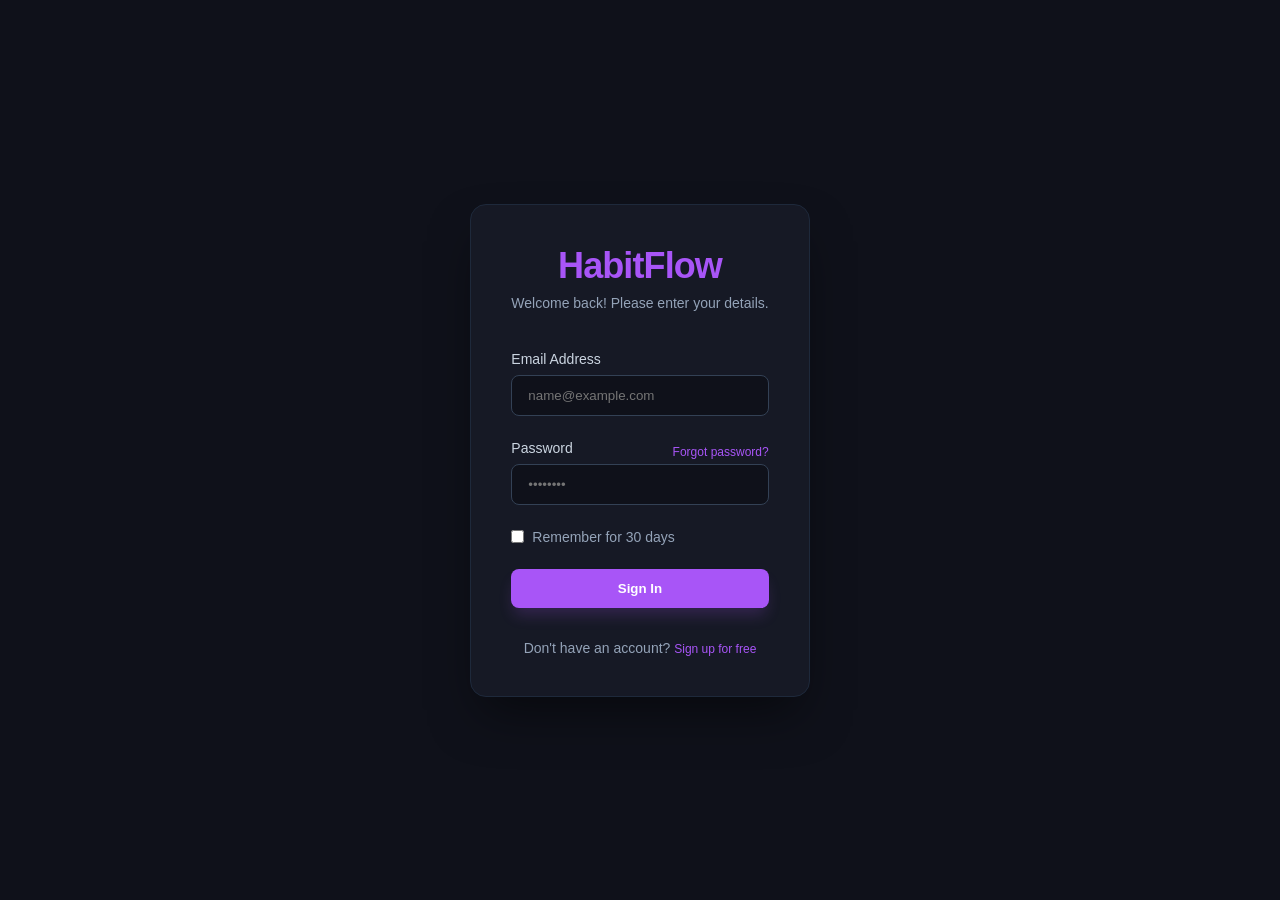
<file: src/main/resources/static/login/login.html>
<!DOCTYPE html>
<html lang="en">
<head>
    <meta charset="UTF-8">
    <meta name="viewport" content="width=device-width, initial-scale=1.0">
    <title>HabitFlow - Login</title>
    <link rel="stylesheet" href="loginStyle.css">
</head>
<body>
    <div class="login-container">
        <div class="login-card">
            <header>
                <h1 class="logo">HabitFlow</h1>
                <p class="subtitle">Welcome back! Please enter your details.</p>
            </header>

            <form id="loginForm">
                <div class="input-group">
                    <label for="email">Email Address</label>
                    <input type="email" id="email" placeholder="name@example.com" required>
                </div>

                <div class="input-group">
                    <div class="label-row">
                        <label for="password">Password</label>
                        <a href="#" class="forgot-link">Forgot password?</a>
                    </div>
                    <input type="password" id="password" placeholder="••••••••" required>
                </div>

                <div class="remember-me">
                    <input type="checkbox" id="remember">
                    <label for="remember">Remember for 30 days</label>
                </div>

                <button type="submit" class="btn-primary">Sign In</button>
            </form>

            <footer>
                <p>Don't have an account? <a href="#" class="signup-link">Sign up for free</a></p>
            </footer>
        </div>
    </div>
    <script src="loginJs.js"></script>
</body>
</html>
</file>
<file: src/main/resources/static/style.css>
:root {
    --primary: #a855f7;
    --primary-light: #eef2ff;
    --bg: #f8fafc;
    --card: #ffffff;
    --text-main: #1e293b;
    --text-muted: #64748b;
    --border: #e2e8f0;
}

body.dark-theme {
    --bg: #0f172a;
    --card: #1e293b;
    --text-main: #f1f5f9;
    --text-muted: #94a3b8;
    --border: #334155;
    --primary-light: #2e1065;
}

* { box-sizing: border-box; margin: 0; padding: 0; font-family: 'Inter', sans-serif; }

body { background: var(--bg); color: var(--text-main); transition: 0.3s; }

.app-container { display: flex; min-height: 100vh; }

/* Sidebar & Nav */
.sidebar { width: 260px; background: var(--card); border-right: 1px solid var(--border); padding: 2rem; display: flex; flex-direction: column; justify-content: space-between; }
.logo { color: var(--primary); margin-bottom: 2rem; font-weight: 700; }
.nav-links { list-style: none; }
.nav-item { padding: 0.8rem 1rem; border-radius: 8px; cursor: pointer; color: var(--text-muted); margin-bottom: 0.5rem; }
.nav-item.active { background: var(--primary-light); color: var(--primary); font-weight: 600; }

/* Content Views */
.content { flex: 1; padding: 3rem 10%; }
.view { display: none; animation: fadeIn 0.3s ease; }
.view.active { display: block; }

@keyframes fadeIn { from { opacity: 0; transform: translateY(10px); } to { opacity: 1; transform: translateY(0); } }

.view-header { display: flex; justify-content: space-between; align-items: center; margin-bottom: 2rem; }

/* Habits */
.habit-card { background: var(--card); padding: 1.25rem; border-radius: 12px; border: 1px solid var(--border); margin-bottom: 1rem; display: flex; justify-content: space-between; align-items: center; box-shadow: 0 4px 6px -1px rgba(0,0,0,0.05); }
.habit-card.completed { opacity: 0.7; }
.habit-card.completed span { text-decoration: line-through; }

/* Progress */
.progress-wrapper { margin-bottom: 2rem; }
.progress-bar { background: var(--border); height: 10px; border-radius: 5px; overflow: hidden; }
.progress-fill { background: var(--primary); height: 100%; width: 0%; transition: 0.5s cubic-bezier(0.4, 0, 0.2, 1); box-shadow: 0 0 10px var(--primary); }

/* Buttons */
.btn-primary { background: var(--primary); color: white; border: none; padding: 0.8rem 1.5rem; border-radius: 8px; font-weight: 600; cursor: pointer; }
.btn-secondary { background: transparent; border: 1px solid var(--border); color: var(--text-main); padding: 0.8rem; border-radius: 8px; cursor: pointer; }

/* Charts */
.stats-grid { display: grid; grid-template-columns: 1fr 1fr; gap: 2rem; margin-top: 1rem; }
.stat-card { background: var(--card); padding: 1.5rem; border-radius: 12px; border: 1px solid var(--border); }
.bar-chart { display: flex; align-items: flex-end; gap: 12px; height: 150px; padding-top: 20px; }
.bar { flex: 1; background: var(--primary); border-radius: 4px 4px 0 0; position: relative; min-height: 5px; }
.heatmap { display: grid; grid-template-columns: repeat(7, 1fr); gap: 6px; margin-top: 1rem; }
.cell { height: 20px; background: var(--border); border-radius: 3px; }
.cell.active { background: var(--primary); box-shadow: 0 0 8px var(--primary); }

/* Modal */
.modal-overlay { position: fixed; inset: 0; background: rgba(0,0,0,0.5); display: none; align-items: center; justify-content: center; z-index: 100; backdrop-filter: blur(4px); }
.modal-overlay.open { display: flex; }
.modal { background: var(--card); padding: 2rem; border-radius: 16px; width: 90%; max-width: 400px; }
.modal input { width: 100%; padding: 0.8rem; margin: 1rem 0; border: 1px solid var(--border); background: var(--bg); color: var(--text-main); border-radius: 8px; }

/* Mobile Bottom Nav */
.bottom-nav { display: none; position: fixed; bottom: 0; width: 100%; background: var(--card); padding: 1rem; border-top: 1px solid var(--border); justify-content: space-around; align-items: center; }
.nav-add { background: var(--primary); color: white; width: 50px; height: 50px; border-radius: 50%; display: flex; align-items: center; justify-content: center; font-size: 1.5rem; margin-top: -30px; box-shadow: 0 4px 12px var(--primary); }

@media (max-width: 768px) {
    .sidebar { display: none; }
    .bottom-nav { display: flex; }
    .content { padding: 2rem 1rem 6rem; }
    .stats-grid { grid-template-columns: 1fr; }
}
.sidebar-footer {
    display: flex;
    flex-direction: column;
    gap: 10px;
}

.btn-outline {
    background: transparent;
    border: 2px solid var(--primary);
    color: var(--primary);
    padding: 0.8rem;
    border-radius: 8px;
    font-weight: 600;
    cursor: pointer;
    transition: all 0.2s ease;
}

.btn-outline:hover {
    background: var(--primary);
    color: white;
    box-shadow: 0 0 15px rgba(168, 85, 247, 0.4);
}

/* Style for when "Logged In" */
.btn-outline.logged-in {
    border-color: #10b981; /* Green */
    color: #10b981;
}
</file>
<file: src/main/resources/static/login/loginStyle.css>
/* Base Styles */
* {
    margin: 0;
    padding: 0;
    box-sizing: border-box;
    font-family: 'Inter', -apple-system, sans-serif;
}

body {
    background-color: #0f111a;
    color: #e2e8f0;
    min-height: 100vh;
    display: flex;
    align-items: center;
    justify-content: center;
    padding: 1rem;
}

/* Card Container */
.login-card {
    background-color: #161925;
    border: 1px solid #1e293b;
    width: 100%;
    max-width: 420px;
    padding: 2.5rem;
    border-radius: 1rem;
    box-shadow: 0 25px 50px -12px rgba(0, 0, 0, 0.5);
}

/* Header */
header {
    text-align: center;
    margin-bottom: 2.5rem;
}

.logo {
    color: #a855f7;
    font-size: 2.25rem;
    font-weight: 700;
    letter-spacing: -0.025em;
    margin-bottom: 0.5rem;
}

.subtitle {
    color: #94a3b8;
    font-size: 0.875rem;
}

/* Form Elements */
.input-group {
    margin-bottom: 1.5rem;
}

.label-row {
    display: flex;
    justify-content: space-between;
    align-items: center;
}

label {
    display: block;
    font-size: 0.875rem;
    font-weight: 500;
    margin-bottom: 0.5rem;
    color: #cbd5e1;
}

input[type="email"],
input[type="password"] {
    width: 100%;
    background-color: #0f111a;
    border: 1px solid #334155;
    color: #f1f5f9;
    padding: 0.75rem 1rem;
    border-radius: 0.5rem;
    outline: none;
    transition: all 0.2s;
}

input:focus {
    border-color: #a855f7;
    box-shadow: 0 0 0 2px rgba(168, 85, 247, 0.2);
}

.forgot-link, .signup-link {
    color: #a855f7;
    text-decoration: none;
    font-size: 0.75rem;
}

.forgot-link:hover, .signup-link:hover {
    text-decoration: underline;
}

/* Checkbox */
.remember-me {
    display: flex;
    align-items: center;
    margin-bottom: 1.5rem;
}

.remember-me input {
    accent-color: #a855f7;
    margin-right: 0.5rem;
}

.remember-me label {
    margin-bottom: 0;
    color: #94a3b8;
    font-size: 0.875rem;
}

/* Button */
.btn-primary {
    width: 100%;
    background-color: #a855f7;
    color: white;
    border: none;
    padding: 0.75rem;
    border-radius: 0.5rem;
    font-weight: 600;
    cursor: pointer;
    transition: transform 0.1s, background-color 0.2s;
    box-shadow: 0 10px 15px -3px rgba(168, 85, 247, 0.2);
}

.btn-primary:hover {
    background-color: #9333ea;
}

.btn-primary:active {
    transform: scale(0.98);
}

footer {
    margin-top: 2rem;
    text-align: center;
    font-size: 0.875rem;
    color: #94a3b8;
}
</file>
